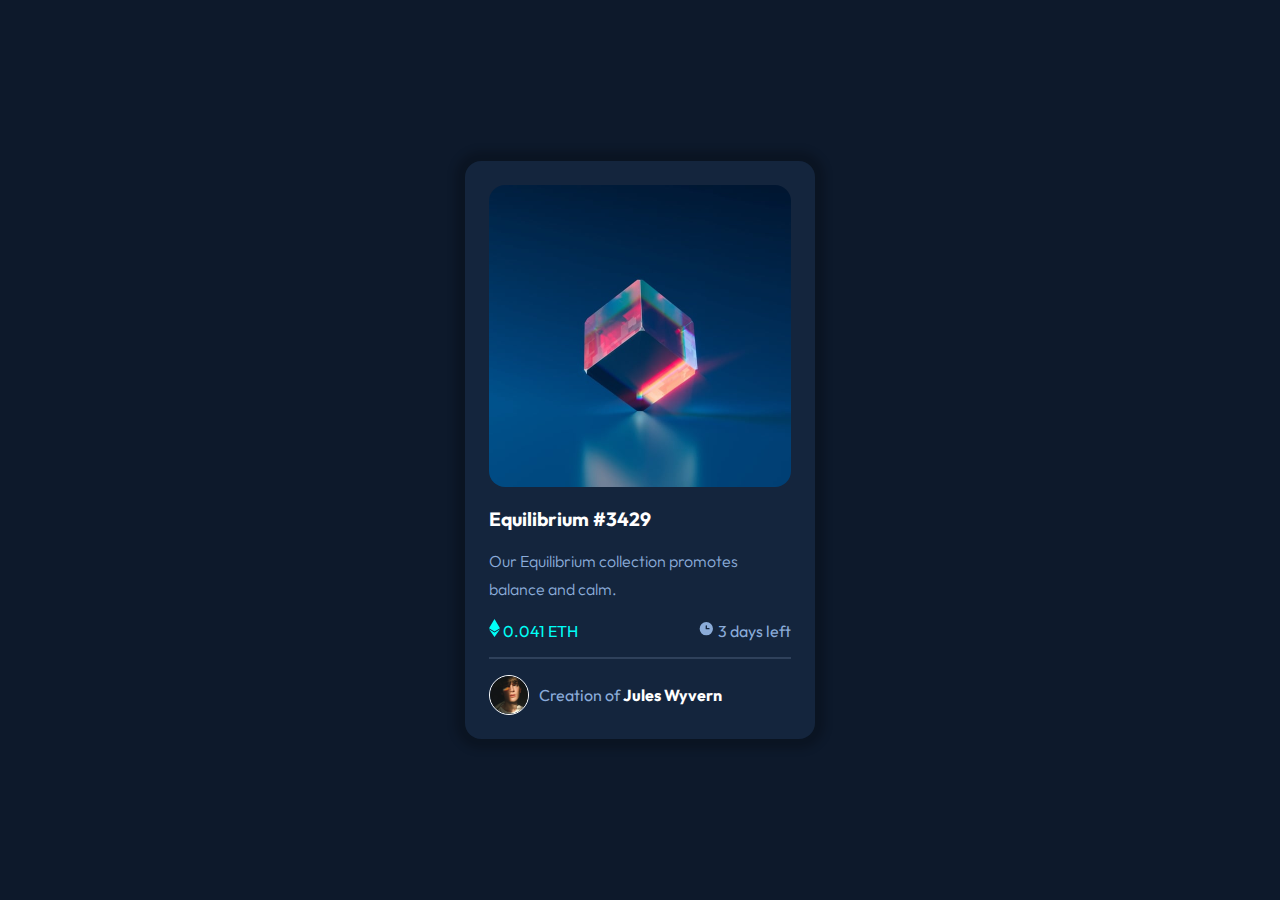
<file: index.html>
<!DOCTYPE html>
<html lang="en">
<head>
  <meta charset="UTF-8">
  <meta name="viewport" content="width=device-width, initial-scale=1.0">
  <link rel="icon" type="image/png" sizes="32x32" href="./images/favicon-32x32.png">
  <link rel="stylesheet" href="/css/style.css">
  <title>Frontend Mentor | NFT preview card component</title>
</head>
<body>
    <div class="card">
        <div class="card-container">
            <div class="header">
                <img src="/images/image-equilibrium.jpg" alt="equilibrium" class="main-img">
                <div class="overlay"></div>
                <img src="/images/icon-view.svg" alt="view" class="view">
            </div>
            <div class="main">
                <h1 class="title">Equilibrium #3429</h1>
                <p class="content">Our Equilibrium collection promotes balance and calm.</p>
                <div class="icons">
                    <div class="eth">
                        <img src="/images/icon-ethereum.svg" alt="ethereum">
                        <span>0.041 ETH</span> 
                    </div>
                    <div class="time">
                        <img src="/images/icon-clock.svg" alt="clock">
                        <span>3 days left</span> 
                    </div>
                </div>
            </div>
            <div class="divider"></div>
            <div class="footer">
                <img src="/images/image-avatar.png" alt="avatar">
                <p>Creation of <b> Jules Wyvern</b></p>
            </div>
        </div>
    </div>
</body>
</html>
</file>
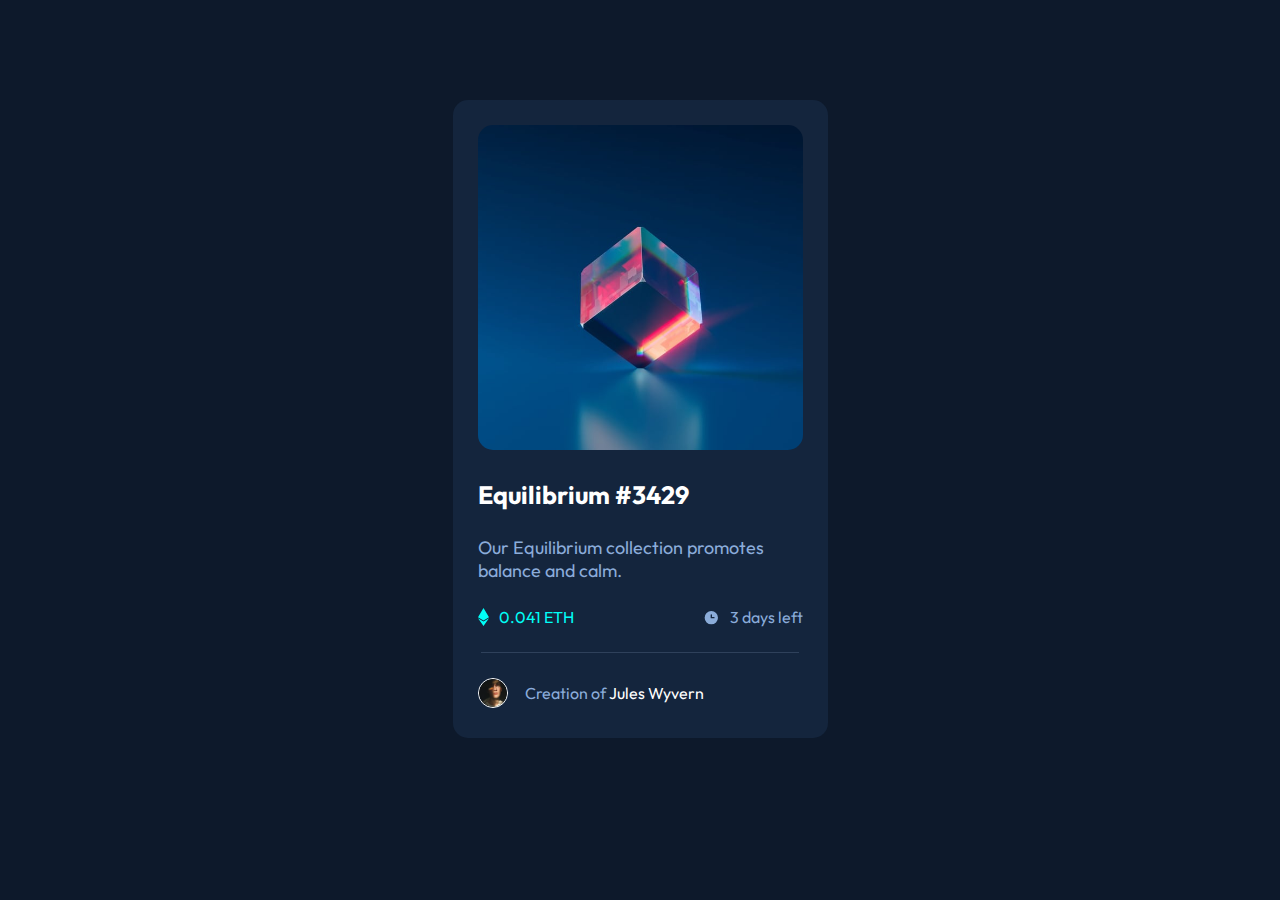
<file: index2.html>
<!DOCTYPE html>
<html lang="en">
<head>
  <meta charset="UTF-8">
  <meta name="viewport" content="width=device-width, initial-scale=1.0">
  <link rel="icon" type="image/png" sizes="32x32" href="./images/favicon-32x32.png">
  <link rel="stylesheet" href="/css/style2.css">
  <title>Frontend Mentor | NFT preview card component</title>
</head>
<body>
 <main class="container">
   <header>
    <div class="cover">
    <img src="/images/image-equilibrium.jpg" alt="equilibrium" class="header-img">
    <div class="hov"></div>
    <img src="/images/icon-view.svg" alt="view" class="hidden">
    
   </div>
    <h1>Equilibrium #3429</h1>
      <p class="p1">Our Equilibrium collection promotes balance and calm.</p>
    <section>
    <img src="/images/icon-ethereum.svg" alt="ethereum" class="icon-1">
     <p class="eth">0.041 ETH</p> 

      <img src="/images/icon-clock.svg" alt="clock" class="icon-2">
   <p class="clock">  3 days left</p> 
    </section>  
   </header>
 <div class="line"></div>
  <footer>
    <img src="/images/image-avatar.png" alt="avatar" class="avatar-img">
  <p class="avatar">  Creation of <span>Jules Wyvern</span></p>
  </footer>
 </main>
</body>
</html>
</file>
<file: css/style.css>
@import url('https://fonts.googleapis.com/css2?family=Outfit:wght@300;400;600&display=swap');
:root {
--Soft-blue :hsl(215, 51%, 70%);
--Cyan: hsl(178, 100%, 50%);
--Very-dark-blue-main: hsl(217, 54%, 11%);
--Very-dark-blue-card: hsl(216, 50%, 16%);
--Very-dark-blue-line: hsl(215, 32%, 27%);
--White: hsl(0, 0%, 100%);
}

* {
    margin: 0;
    padding: 0;
    box-sizing: border-box;
}

body {
    font-family: 'Outfit', sans-serif;
    background-color: hsl(217, 54%, 11%); 
    min-height: 100vh;
    display: flex;
    align-items: center;
    justify-content: center;
}

img {
    max-width: 100%;
}

.card {
    background-color: var(--Very-dark-blue-card);
    width: 350px;
    border-radius: 1rem;
    box-shadow: 0 0 8px 10px rgba(0, 0, 0, .2);
}

.card-container {
    display: flex;
    flex-direction: column;
    gap: 1rem;
    padding: 1.5rem;
}

.header {
    position: relative;
    cursor: pointer;
}

.main-img {
    border-radius: 1rem;
}

.overlay {
    background-color: var(--Cyan);
    opacity: 40%;
    position: absolute;
    top: 0;
    bottom: 3px;
    left: 0;
    right: 0;
    border-radius: 1rem;
    display: none;
}

.view {
    position: absolute;
    top: 50%;
    left: 50%;
    transform: translate(-50%, -50%);
    display: none;
}

.header:hover .overlay,
.header:hover .view {
    display: block;
}

.main {
    display: flex;
    flex-direction: column;
    gap: 1rem;
}

.title {
    font-size: 1.2rem;
    color: var(--White);
    cursor: pointer;
}

.title:hover {
    color: var(--Cyan);
}

.content {
    color: var(--Soft-blue);
    font-weight: 300;
    line-height: 28px;
}

.icons {
    display: flex;
    align-items: center;
    justify-content: space-between;
}

.eth {
    color: var(--Cyan);
}

.time {
    color: var(--Soft-blue);
}

.divider {
    width: 100%;
    height: 2px;
    background-color: var(--Very-dark-blue-line);
}
 
.footer {
    display: flex;
    align-items: center;
    gap: 10px;
}

.footer img {
    width: 40px;
    border: 1px solid var(--White);
    border-radius: 50%;
}

.footer b {
    color: var(--White);
    cursor: pointer;
}
.footer b:hover {
    color: var(--Cyan);
}

.footer p {
    color: var(--Soft-blue);
}
</file>
<file: css/style2.css>
@import url('https://fonts.googleapis.com/css2?family=Outfit:wght@300;400;600&display=swap');


* {
    margin: 0;
    padding: 0;
    box-sizing: border-box;
}

body {
    font-family: 'Outfit', sans-serif;
    background-color: hsl(217, 54%, 11%);
  
}

.container {
    width: 375px;
    
    margin: 100px auto;
  
    
    background-color: hsl(216, 50%, 16%);
    border-radius: 15px;
}

header {

}

footer {

display: flex;
align-items: center;
padding: 25px;
padding-bottom: 30px;
}

h1 {
    color: hsl(0, 0%, 100%);
    font-size: 25px;
    margin-left: 25px;
    
}

p {
    color: hsl(215, 51%, 70%);
}

.p1 {
    margin-left: 25px;
    margin-right: 25px;
    font-size: 18px;
    margin-top: 25px;
}
.header-img {
    width: 325px;
    border-radius: 15px;
    margin: 25px;
    position: relative;
}

.header-img:hover {
    cursor: pointer;
}

.hov {
    position: absolute;
    top: 34.51%;
    left: 50%;
    transform: translate(-50%, -50%);
    height: 326px;
    width: 325px;
    background-color:hsl(178, 100%, 50%);
    padding: 0;
    margin: 0;
    opacity: 0;
    border-radius: 15px;
}

.avatar-img{
 height: 30px;
 width: 30px;
 border: 1px solid #fff;
 border-radius: 50%;  
 margin-right: 10px; 
 
}


section {
    display: flex;
    align-items: center;
    padding: 25px;
}
.icon-1 {

}

.icon-2 {
    margin-left: auto;
}

:root {

}

.eth {
margin-left: 10px;
color: hsl(178, 100%, 50%);
}

.clock {
    margin-left: 10px;
}
.avatar {
 margin-left: 7px;
}

.line {
    margin-right: auto;
    margin-left: auto;
    height: 1px;
    width: 85%;
    align-self: center;
    display: inlline-block;
    background-color: hsl(215, 32%, 27%);
}

span {
    color: #fff;
}

h1:hover {
    color: hsl(178, 100%, 50%);
    cursor: pointer;
}
span:hover {
    color: hsl(178, 100%, 50%);
    cursor: pointer;
}

.hidden {
    opacity: 0;
    position: absolute;
    top: 35%;
    left: 50%;
    transform: translate(-50%, -50%);
}

.cover:hover .hidden{
    opacity: 1;
}
.cover:hover .hov{
    opacity: .45;
    cursor: pointer;
}
</file>
